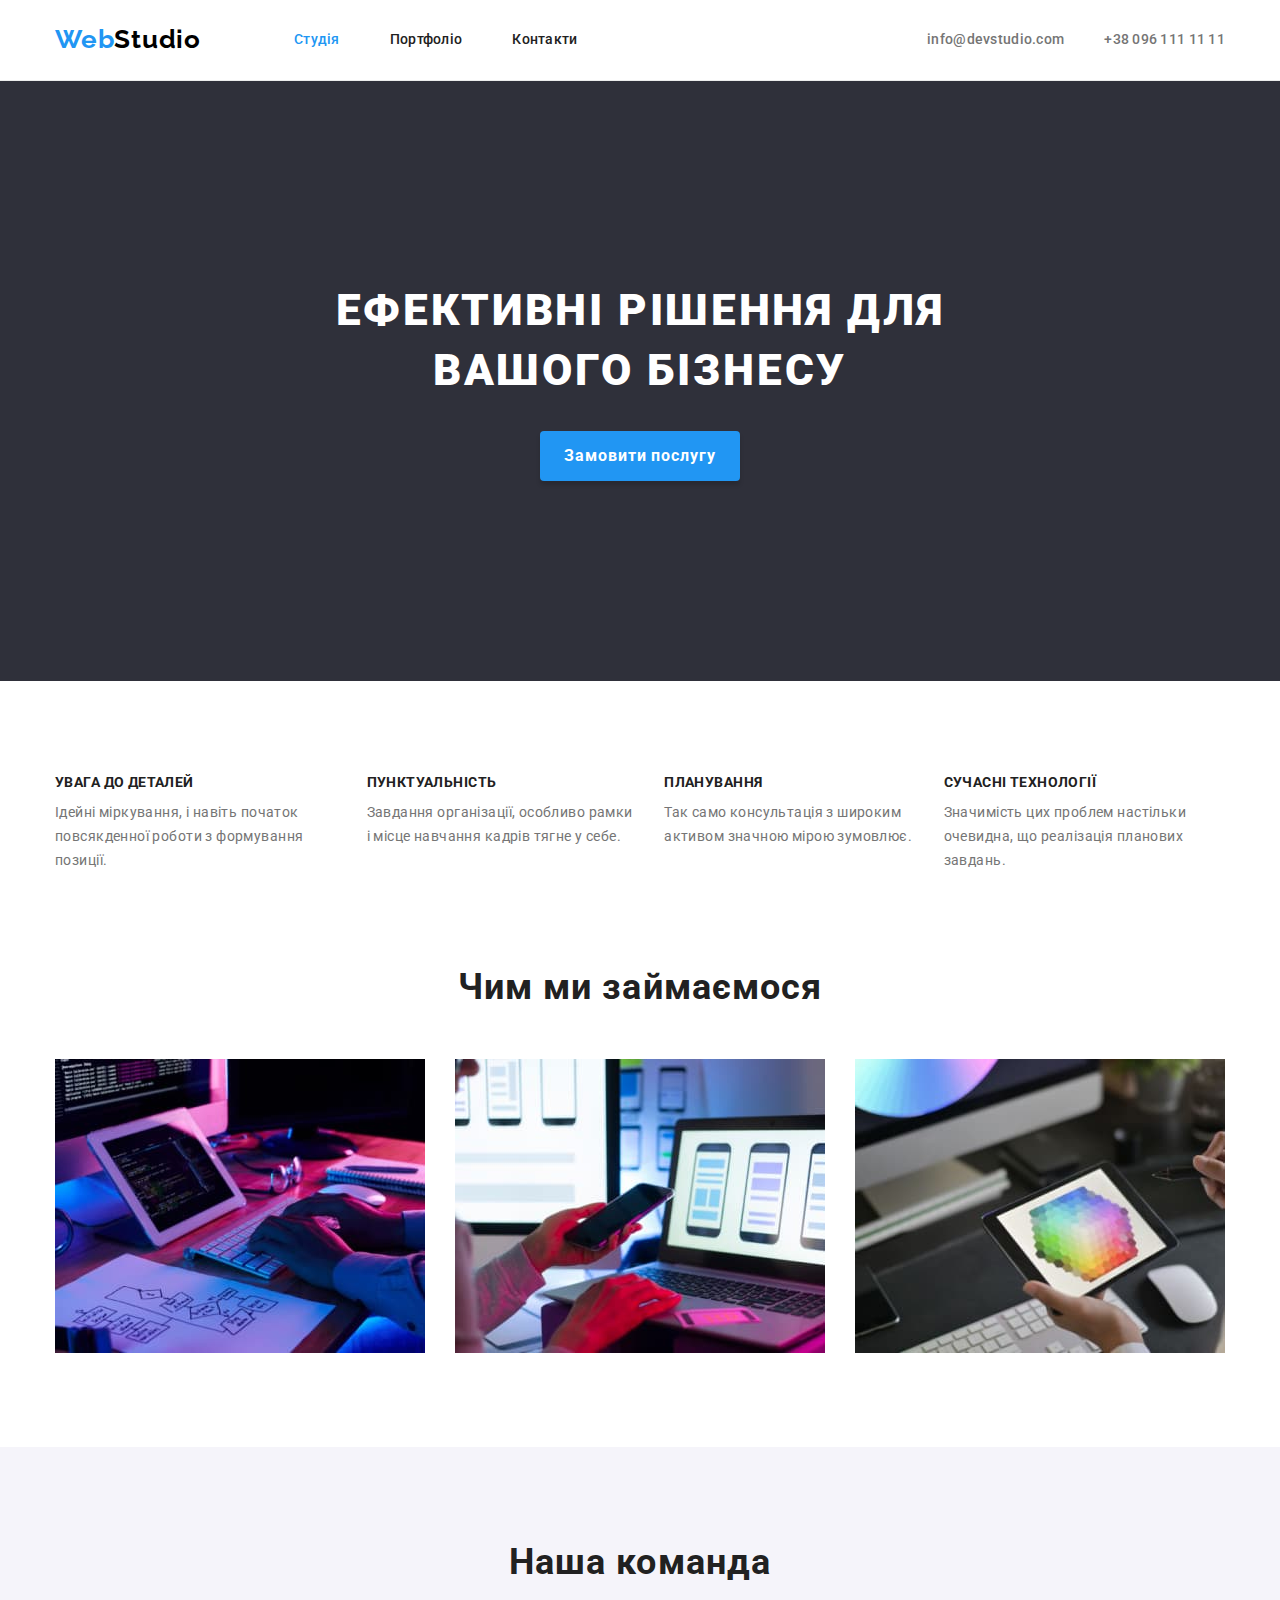
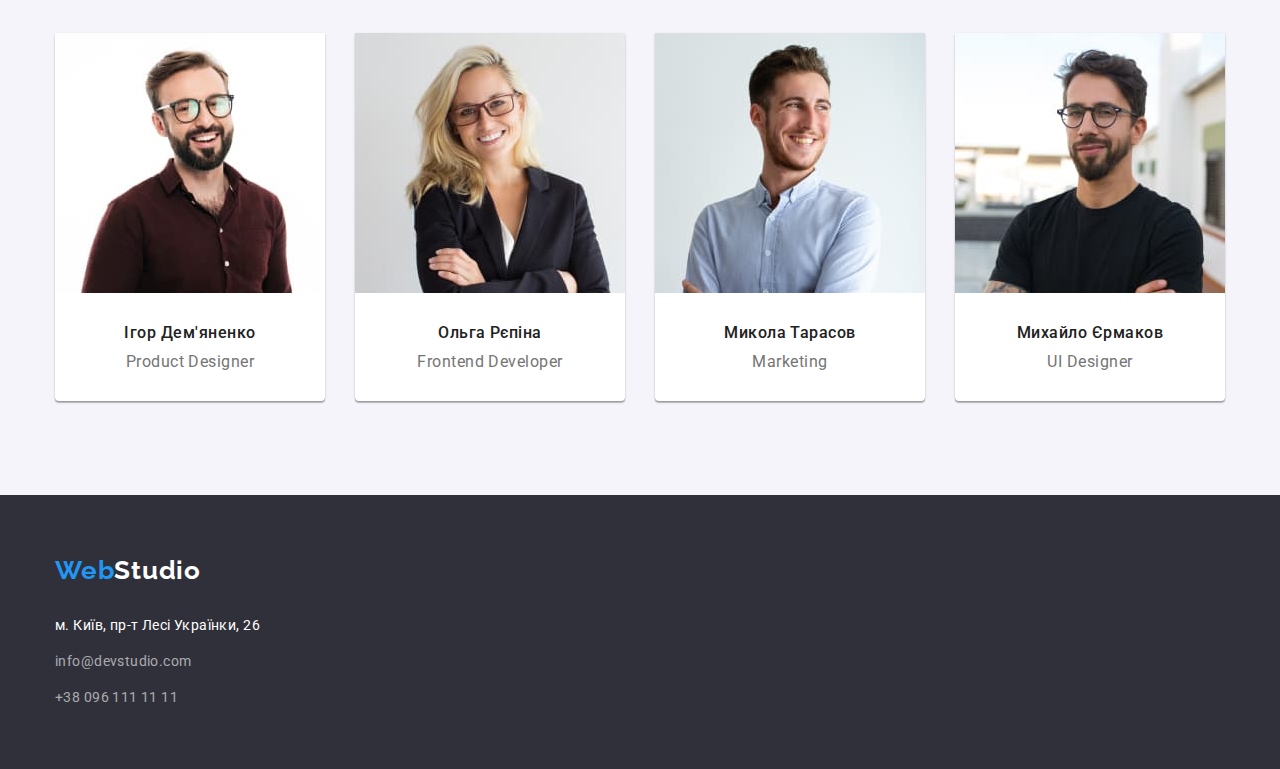
<file: index.html>
<!DOCTYPE html>
<html lang="uk">
  <head>
    <meta charset="UTF-8" />
    <meta http-equiv="X-UA-Compatible" content="IE=edge" />
    <meta name="viewport" content="width=device-width, initial-scale=1.0" />
    <title lang="en">WebStudio</title>
    <link
      href="https://fonts.googleapis.com/css2?family=Raleway:wght@700&family=Roboto:wght@400;500;700;900&display=swap"
      rel="stylesheet"
    />
    <link
      rel="stylesheet"
      href="https://cdnjs.cloudflare.com/ajax/libs/modern-normalize/1.1.0/modern-normalize.min.css"
    />
    <link rel="stylesheet" href="./css/styles.css" />
  </head>
  <body>
    <!-- Шапка сторінки -->
    <header class="header">
      <div class="container">
        <nav class="main-nav">
          <a lang="en" href="./index.html" class="logo"
            >Web<span class="logo-primary">Studio</span></a
          >

          <ul class="site-nav">
            <li class="item"><a href="./index.html" class="link current">Студія</a></li>
            <li class="item"><a href="./portfolio.html" class="link">Портфоліо</a></li>
            <li class="item"><a href="#" class="link">Контакти</a></li>
          </ul>
        </nav>

        <ul class="cont-nav">
          <li class="item">
            <a lang="en" href="mailto:info@devstudio.com" class="link">info@devstudio.com</a>
          </li>
          <li class="item"><a href="tel:+380961111111" class="link">+38 096 111 11 11</a></li>
        </ul>
      </div>
    </header>

    <main>
      <!-- Головний заголовок -->
      <section class="hero">
        <h1 class="hero-title">Ефективні рішення для вашого бізнесу</h1>
        <button type="button" class="button-primary">Замовити послугу</button>
      </section>

      <!-- Переваги -->
      <section class="section features">
        <h2 class="visually-hidden">Переваги</h2>

        <ul class="features container">
          <li class="item">
            <h3 class="features-title">УВАГА ДО ДЕТАЛЕЙ</h3>
            <p class="features-text">
              Ідейні міркування, і навіть початок повсякденної роботи з формування позиції.
            </p>
          </li>
          <li class="item">
            <h3 class="features-title">ПУНКТУАЛЬНІСТЬ</h3>
            <p class="features-text">
              Завдання організації, особливо рамки і місце навчання кадрів тягне у себе.
            </p>
          </li>
          <li class="item">
            <h3 class="features-title">ПЛАНУВАННЯ</h3>
            <p class="features-text">
              Так само консультація з широким активом значною мірою зумовлює.
            </p>
          </li>
          <li class="item">
            <h3 class="features-title">СУЧАСНІ ТЕХНОЛОГІЇ</h3>
            <p class="features-text">
              Значимість цих проблем настільки очевидна, що реалізація планових завдань.
            </p>
          </li>
        </ul>
      </section>

      <!-- Чим займаємося -->
      <section class="section">
        <h2 class="activity-title">Чим ми займаємося</h2>

        <ul class="pic-list container">
          <li class="item">
            <img
              src="./images/typing.jpg"
              alt="розробка десктопних додатків"
              width="370"
              height="294"
            />
          </li>

          <li class="item">
            <img
              src="./images/smartphone.jpg"
              alt="створення мобільних додатків"
              width="370"
              height="294"
            />
          </li>

          <li class="item">
            <img
              src="./images/tablet.jpg"
              alt="оформлення дизайнерських рішень"
              width="370"
              height="294"
            />
          </li>
        </ul>
      </section>

      <!-- Наша команда -->
      <section class="section team">
        <h2 class="team-title">Наша команда</h2>

        <ul class="team-list container">
          <li class="team-item">
            <img
              src="./images/igordemyanenko.jpg"
              alt="чоловік в сорочці та окулярах"
              width="270"
              height="260"
            />
            <div class="team-content">
              <h3 class="name-title">Ігор Дем'яненко</h3>
              <p lang="en" class="team-text">Product Designer</p>
            </div>
          </li>

          <li class="team-item">
            <img
              src="./images/olgarepina.jpg"
              alt="жінка в піджаку та окулярах"
              width="270"
              height="260"
            />
            <div class="team-content">
              <h3 class="name-title">Ольга Рєпіна</h3>
              <p lang="en" class="team-text">Frontend Developer</p>
            </div>
          </li>

          <li class="team-item">
            <img
              src="./images/mykolatarasov.jpg"
              alt="чоловік в блакитній сорочці"
              width="270"
              height="260"
            />
            <div class="team-content">
              <h3 class="name-title">Микола Тарасов</h3>
              <p lang="en" class="team-text">Marketing</p>
            </div>
          </li>

          <li class="team-item">
            <img
              src="./images/mykhailoermakov.jpg"
              alt="чоловік в футболці та окулярах"
              width="270"
              height="260"
            />
            <div class="team-content">
              <h3 class="name-title">Михайло Єрмаков</h3>
              <p lang="en" class="team-text">UI Designer</p>
            </div>
          </li>
        </ul>
      </section>
    </main>

    <!-- Футер -->
    <footer class="footer">
      <div class="footer container">
        <a lang="en" href="./index.html" class="logo">Web<span class="footer-logo">Studio</span></a>

        <address>
          <ul class="address-nav">
            <li class="item">
              <a
                href="https://goo.gl/maps/cnvM98otR7dQ5Kq79"
                target="_blank"
                rel="noopener noreferrer nofollow"
                class="link-primary"
                >м. Київ, пр-т Лесі Українки, 26</a
              >
            </li>

            <li class="item">
              <a lang="en" href="mailto:info@devstudio.com" class="link-secondary"
                >info@devstudio.com</a
              >
            </li>

            <li class="item">
              <a href="tel:+380961111111" class="link-secondary">+38 096 111 11 11</a>
            </li>
          </ul>
        </address>
      </div>
    </footer>
  </body>
</html>
</file>
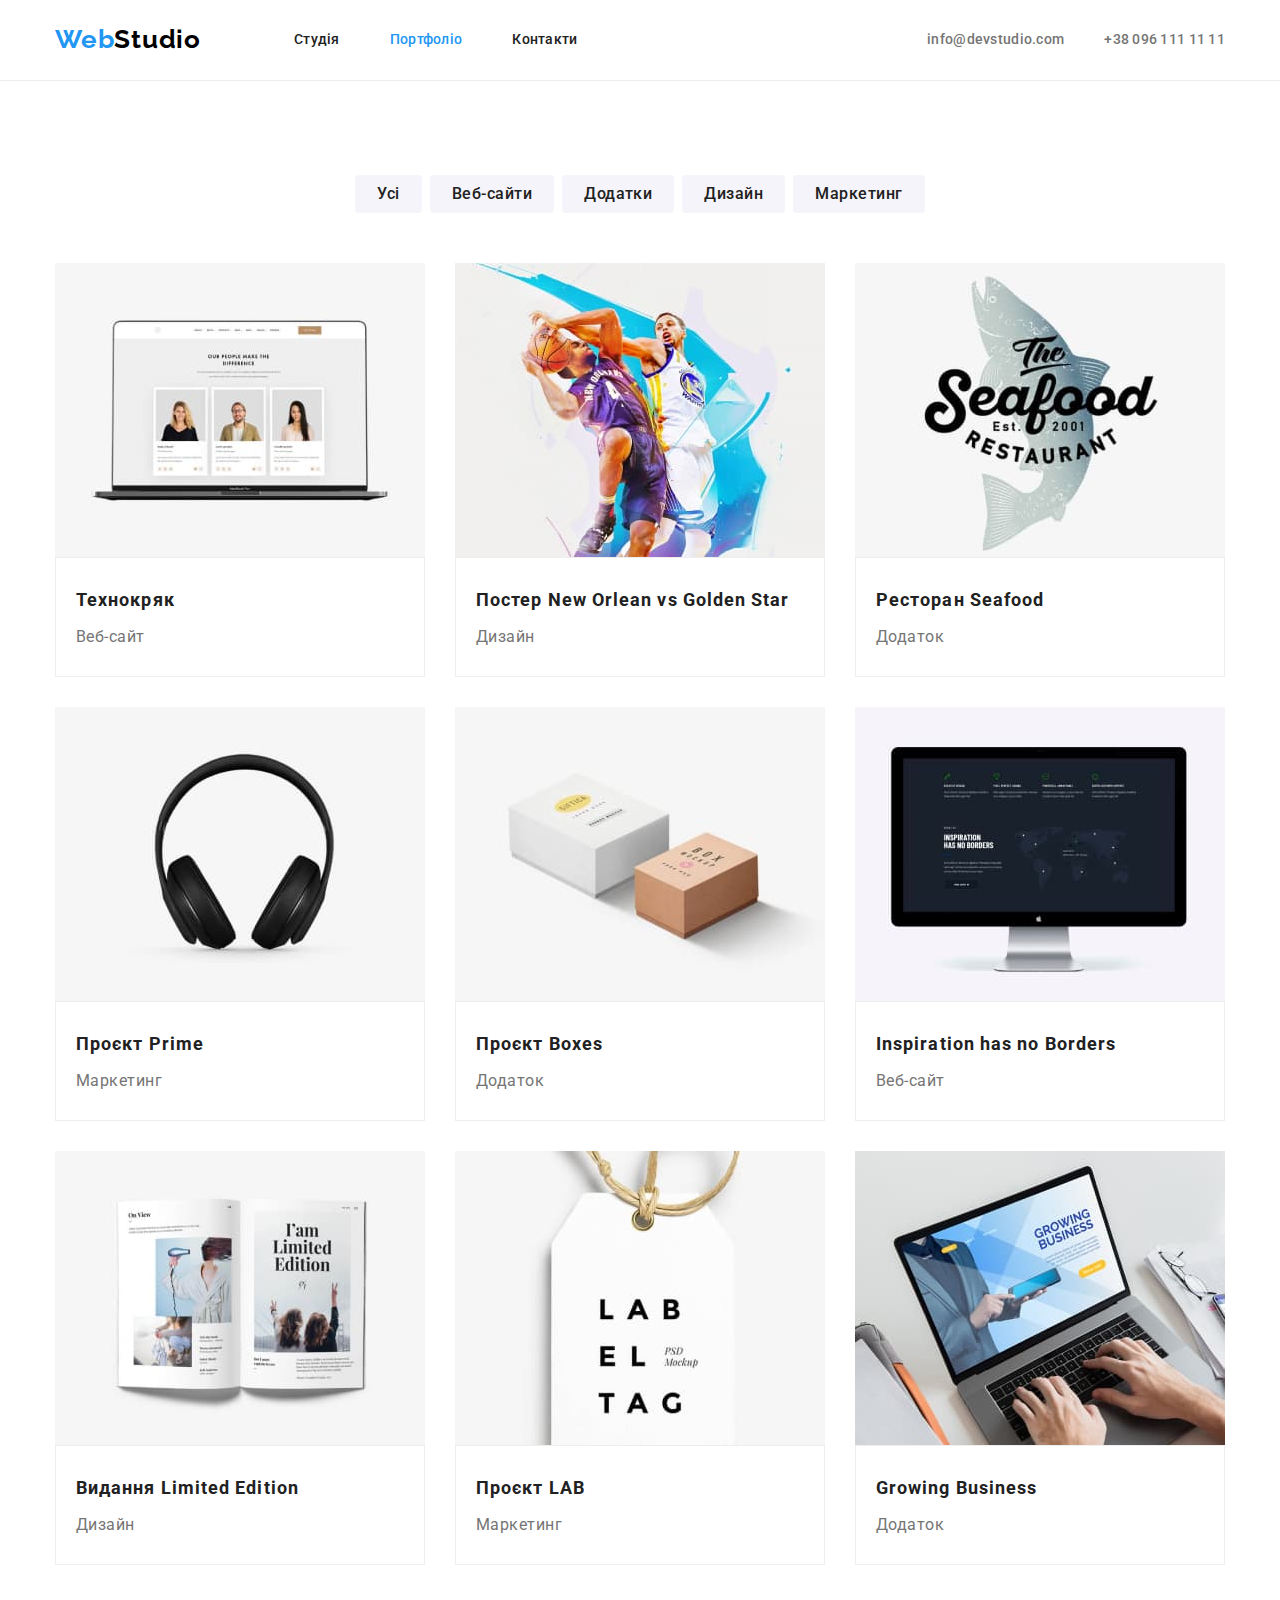
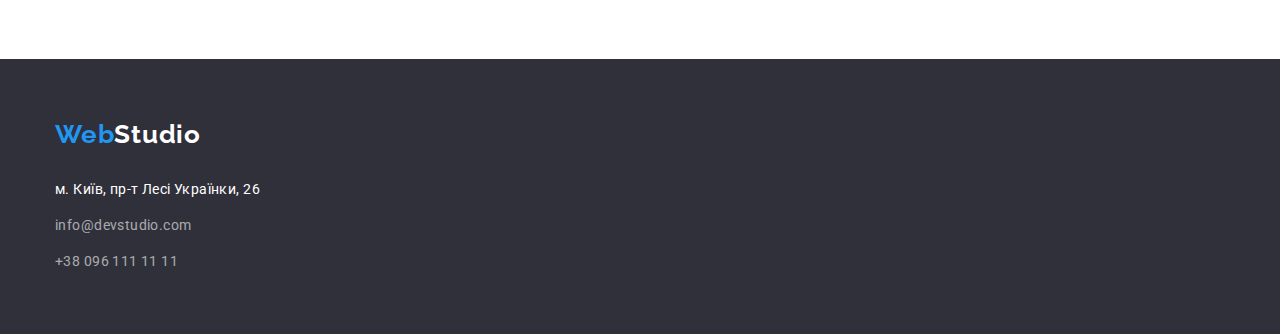
<file: portfolio.html>
<!DOCTYPE html>
<html lang="uk">
  <head>
    <meta charset="UTF-8" />
    <meta http-equiv="X-UA-Compatible" content="IE=edge" />
    <meta name="viewport" content="width=device-width, initial-scale=1.0" />
    <title lang="en">Portfolio</title>
    <link
      href="https://fonts.googleapis.com/css2?family=Raleway:wght@700&family=Roboto:wght@400;500;700;900&display=swap"
      rel="stylesheet"
    />
    <link
      rel="stylesheet"
      href="https://cdnjs.cloudflare.com/ajax/libs/modern-normalize/1.1.0/modern-normalize.min.css"
    />
    <link rel="stylesheet" href="./css/styles.css" />
  </head>
  <body>
    <!-- Шапка сторінки -->
    <header class="header">
      <div class="container">
        <nav class="main-nav">
          <a lang="en" href="./index.html" class="logo"
            >Web<span class="logo-primary">Studio</span></a
          >

          <ul class="site-nav">
            <li class="item"><a href="./index.html" class="link">Студія</a></li>
            <li class="item"><a href="./portfolio.html" class="link current">Портфоліо</a></li>
            <li class="item"><a href="#" class="link">Контакти</a></li>
          </ul>
        </nav>

        <ul class="cont-nav">
          <li class="item">
            <a lang="en" href="mailto:info@devstudio.com" class="link">info@devstudio.com</a>
          </li>
          <li class="item"><a href="tel:+380961111111" class="link">+38 096 111 11 11</a></li>
        </ul>
      </div>
    </header>

    <main>
      <!-- Список кнопок -->
      <section class="section">
        <h1 class="visually-hidden">Портфоліо</h1>
        <ul class="filter-list container">
          <li class="item"><button type="button" class="button-secondary">Усі</button></li>
          <li class="item"><button type="button" class="button-secondary">Веб-сайти</button></li>
          <li class="item"><button type="button" class="button-secondary">Додатки</button></li>
          <li class="item"><button type="button" class="button-secondary">Дизайн</button></li>
          <li class="item"><button type="button" class="button-secondary">Маркетинг</button></li>
        </ul>

        <!-- Зображення -->
        <ul class="image container">
          <li class="flex-element">
            <a href="#" class="link">
              <img
                src="./images/technokryak.jpg"
                alt="картинка веб-сайту"
                width="370"
                height="294"
              />
              <div class="card-content">
                <h2 class="image-title">Технокряк</h2>
                <p class="image-text">Веб-сайт</p>
              </div></a
            >
          </li>

          <li class="flex-element">
            <a href="#" class="link">
              <img
                src="./images/poster.jpg"
                alt="двоє чоловіків грають в баскетбол"
                width="370"
                height="294"
              />
              <div class="card-content">
                <h2 class="image-title">Постер New Orlean vs Golden Star</h2>
                <p class="image-text">Дизайн</p>
              </div></a
            >
          </li>

          <li class="flex-element">
            <a href="#" class="link">
              <img src="./images/seafood.jpg" alt="емблема ресторану" width="370" height="294" />
              <div class="card-content">
                <h2 class="image-title">Ресторан Seafood</h2>
                <p class="image-text">Додаток</p>
              </div></a
            >
          </li>

          <li class="flex-element">
            <a href="#" class="link">
              <img src="./images/prime.jpg" alt="чорні навушники" width="370" height="294" />
              <div class="card-content">
                <h2 class="image-title">Проєкт Prime</h2>
                <p class="image-text">Маркетинг</p>
              </div></a
            >
          </li>

          <li class="flex-element">
            <a href="#" class="link">
              <img
                src="./images/boxes.jpg"
                alt="дві коробки, одна біла, інша коричнева"
                width="370"
                height="294"
              />
              <div class="card-content">
                <h2 class="image-title">Проєкт Boxes</h2>
                <p class="image-text">Додаток</p>
              </div></a
            >
          </li>

          <li class="flex-element">
            <a href="#" class="link">
              <img
                src="./images/inspiration.jpg"
                alt="монітор з картинкою веб-сайту"
                width="370"
                height="294"
              />
              <div class="card-content">
                <h2 class="image-title">Inspiration has no Borders</h2>
                <p class="image-text">Веб-сайт</p>
              </div></a
            >
          </li>

          <li class="flex-element">
            <a href="#" class="link">
              <img src="./images/limited.jpg" alt="розворот журналу" width="370" height="294" />
              <div class="card-content">
                <h2 class="image-title">Видання Limited Edition</h2>
                <p class="image-text">Дизайн</p>
              </div></a
            >
          </li>

          <li class="flex-element">
            <a href="#" class="link">
              <img
                src="./images/lab.jpg"
                alt="паперовий ярлик з написом"
                width="370"
                height="294"
              />
              <div class="card-content">
                <h2 class="image-title">Проєкт LAB</h2>
                <p class="image-text">Маркетинг</p>
              </div></a
            >
          </li>

          <li class="flex-element">
            <a href="#" class="link">
              <img
                src="./images/growing.jpg"
                alt="друкування на клавіатурі ноутбука"
                width="370"
                height="294"
              />
              <div class="card-content">
                <h2 class="image-title">Growing Business</h2>
                <p class="image-text">Додаток</p>
              </div></a
            >
          </li>
        </ul>
      </section>
    </main>

    <!-- Футер -->
    <footer class="footer">
      <div class="footer container">
        <a lang="en" href="./index.html" class="logo">Web<span class="footer-logo">Studio</span></a>

        <address>
          <ul class="address-nav">
            <li class="item">
              <a
                href="https://goo.gl/maps/cnvM98otR7dQ5Kq79"
                target="_blank"
                rel="noopener noreferrer nofollow"
                class="link-primary"
                >м. Київ, пр-т Лесі Українки, 26</a
              >
            </li>

            <li class="item">
              <a lang="en" href="mailto:info@devstudio.com" class="link-secondary"
                >info@devstudio.com</a
              >
            </li>

            <li class="item">
              <a href="tel:+380961111111" class="link-secondary">+38 096 111 11 11</a>
            </li>
          </ul>
        </address>
      </div>
    </footer>
  </body>
</html>
</file>
<file: css/styles.css>
:root {
  --primary-text-color: #757575;
  --title-text-color: #212121;
  --secondary-text-color: rgba(255, 255, 255, 0.6);
  --accent-color: #2196f3;
  --white-color: #ffffff;
  --black-color: #000000;
  --hero-and-footer-bg-color: #2f303a;
  --secondary-bg-color: #f5f4fa;
  --btn-active-bg-color: #188ce8;
  --border-line-color: #ececec;
  --border-card-color: #eeeeee;
  --card-shadow: 0px 1px 3px rgba(0, 0, 0, 0.12), 0px 1px 1px rgba(0, 0, 0, 0.14),
    0px 2px 1px rgba(0, 0, 0, 0.2);
  --primary-btn-shadow: 0px 4px 4px rgba(0, 0, 0, 0.15);
  --secondary-btn-shadow: 0px 3px 1px rgba(0, 0, 0, 0.1), 0px 1px 2px rgba(0, 0, 0, 0.08),
    0px 2px 2px rgba(0, 0, 0, 0.12);
}

body {
  background-color: var(--white-color);
  color: var(--primary-text-color);

  font-family: Roboto, sans-serif;
}

/* Стилі для обнулення верхніх відступів у елементів */
h1,
h2,
h3,
h4,
h5,
h6,
p {
  margin: 0;
}

/* Стилі для обнулення базовых властивостей у списків (ul) */
ul {
  list-style: none;
  padding: 0;
  margin: 0;
}

/* Властивості для коректного відображення картинок */
img {
  display: block;
  max-width: 100%;
  height: auto;
}

.container {
  display: flex;
  width: 1200px;
  padding-left: 15px;
  padding-right: 15px;
  margin: 0 auto;
}

/* Header */
.header {
  border-bottom: 1px solid var(--border-line-color);
}

.main-nav {
  display: flex;
  align-items: center;
}

.logo {
  display: block;
  padding-top: 24px;
  padding-bottom: 25px;
  margin-right: 93px;

  color: var(--accent-color);
  font-family: Raleway, sans-serif;
  font-weight: 700;
  font-size: 26px;
  line-height: 1.19;
  letter-spacing: 0.03em;
  text-decoration: none;
}

.logo-primary {
  color: var(--black-color);
}

/* Site nav */
.site-nav {
  display: flex;
}

.site-nav .item + .item {
  margin-left: 50px;
}

.site-nav .link {
  display: block;
  padding-top: 32px;
  padding-bottom: 32px;

  color: var(--title-text-color);
  font-weight: 500;
  font-size: 14px;
  line-height: 1.14;
  letter-spacing: 0.02em;
  text-decoration: none;
}

.site-nav .link:hover,
.site-nav .link:focus {
  color: var(--accent-color);
}

.site-nav .link.current {
  color: var(--accent-color);
}

/* Cont nav */
.cont-nav {
  display: flex;
  align-items: center;
  margin-left: auto;
}

.cont-nav .item + .item {
  margin-left: 40px;
}

.cont-nav .link {
  display: block;
  padding-top: 32px;
  padding-bottom: 32px;
  color: var(--primary-text-color);

  font-weight: 500;
  font-size: 14px;
  line-height: 1.14;
  letter-spacing: 0.02em;
  text-decoration: none;
}

.cont-nav .link:hover,
.cont-nav .link:focus {
  color: var(--accent-color);
}

/* Стилі для index.html */
/* Hero */
.hero-title {
  margin: 0 auto 30px;
  max-width: 696px;

  color: var(--white-color);

  font-weight: 900;
  font-size: 44px;
  line-height: 1.36;
  letter-spacing: 0.06em;
  text-transform: uppercase;
}

.hero {
  padding: 200px 0;
  text-align: center;
  background-color: var(--hero-and-footer-bg-color);
}

/* Button */
.button-primary {
  border-radius: 4px;
  padding: 10px 24px;

  box-shadow: var(--primary-btn-shadow);
  border: transparent;

  color: var(--white-color);
  background-color: var(--accent-color);
  cursor: pointer;

  font-weight: 700;
  font-size: 16px;
  line-height: 1.88;
  letter-spacing: 0.06em;
  font-family: inherit;
}

.button-primary:hover,
.button-primary:focus {
  color: var(--white-color);
  background-color: var(--btn-active-bg-color);
}

.section {
  padding-top: 94px;
  padding-bottom: 94px;
}

/* Features */

.features.container .item + .item {
  margin-left: 30px;
}

.section.features {
  padding-bottom: 0;
}

.visually-hidden {
  position: absolute;
  white-space: nowrap;
  width: 1px;
  height: 1px;
  overflow: hidden;
  border: 0;
  padding: 0;
  clip: rect(0 0 0 0);
  clip-path: inset(50%);
  margin: -1px;
}

.features-title {
  margin-bottom: 10px;

  color: var(--title-text-color);

  font-weight: 700;
  font-size: 14px;
  line-height: 1.14;
  letter-spacing: 0.03em;
  text-transform: uppercase;
}

.features-text {
  font-size: 14px;
  line-height: 1.71;
  letter-spacing: 0.03em;
}

/* Activity */
.activity-title {
  margin: 0 auto 50px;

  color: var(--title-text-color);
  font-weight: 700;
  font-size: 36px;
  line-height: 1.17;
  text-align: center;
  letter-spacing: 0.03em;
}

.pic-list.container .item + .item {
  margin-left: 30px;
}

/* Our Team */
.section.team {
  background-color: var(--secondary-bg-color);
}

.team-title {
  margin: 0 auto 50px;

  color: var(--title-text-color);
  font-weight: 700;
  font-size: 36px;
  line-height: 1.17;
  text-align: center;
  letter-spacing: 0.03em;
}

.team-list.container .team-item + .team-item {
  margin-left: 30px;
}

.team-item {
  background-color: var(--white-color);
  box-shadow: var(--card-shadow);
  border-radius: 0px 0px 4px 4px;
}

.name-title {
  margin-bottom: 10px;

  color: var(--title-text-color);
  font-weight: 500;
  font-size: 16px;
  line-height: 1.19;
  letter-spacing: 0.03em;
}

.team-text {
  font-size: 16px;
  line-height: 1.19;
  letter-spacing: 0.03em;
}

.team-content {
  padding-top: 30px;
  padding-bottom: 30px;
  text-align: center;
}

/* Стилі для футеру */
.footer {
  background-color: var(--hero-and-footer-bg-color);
}

.footer.container {
  padding-top: 60px;
  padding-bottom: 60px;
  flex-direction: column;
}

.address-nav .item + .item {
  margin-top: 12px;
}

.footer .logo {
  display: block;
  margin-bottom: 28px;
  padding-top: 0;
  padding-bottom: 0;
  margin-right: 0;
}

.footer-logo {
  color: var(--white-color);
}

.link-primary {
  color: var(--white-color);

  font-size: 14px;
  line-height: 1.71;
  letter-spacing: 0.03em;
  text-decoration: none;
  font-style: normal;
}

.link-secondary {
  color: var(--secondary-text-color);

  font-size: 14px;
  line-height: 1.71;
  letter-spacing: 0.03em;
  text-decoration: none;
  font-style: normal;
}

.link-secondary:hover,
.link-secondary:focus {
  color: var(--accent-color);
}

/* Стилі для portfolio.html */
/* Button в portfolio */

.filter-list.container {
  justify-content: center;
  margin: 0 auto 50px;
}

.filter-list.container .item + .item {
  margin-left: 8px;
}

.button-secondary {
  border-radius: 4px;
  padding: 6px 22px;
  border: transparent;

  color: var(--title-text-color);
  background-color: var(--secondary-bg-color);
  cursor: pointer;

  font-weight: 500;
  font-size: 16px;
  line-height: 1.63;
  letter-spacing: 0.03em;
  font-family: inherit;
}

.button-secondary:hover,
.button-secondary:focus {
  color: var(--white-color);
  background-color: var(--accent-color);
  box-shadow: var(--secondary-btn-shadow);
}

/* Зображення */
.image.container {
  flex-wrap: wrap;
}

.flex-element {
  width: 370px;
  margin-right: 30px;
  margin-bottom: 30px;
}

.flex-element:nth-child(3n) {
  margin-right: 0;
}

.flex-element:nth-last-child(-n + 3) {
  margin-bottom: 0;
}

.card-content {
  padding: 24px 20px;
  border: 1px solid var(--border-card-color);
}

.image-title {
  margin-bottom: 4px;
  color: var(--title-text-color);

  font-weight: 700;
  font-size: 18px;
  line-height: 2;
  letter-spacing: 0.06em;
}

.image-text {
  color: var(--primary-text-color);

  font-size: 16px;
  line-height: 1.88;
  letter-spacing: 0.03em;
}

.image .link {
  text-decoration: none;
}
</file>
